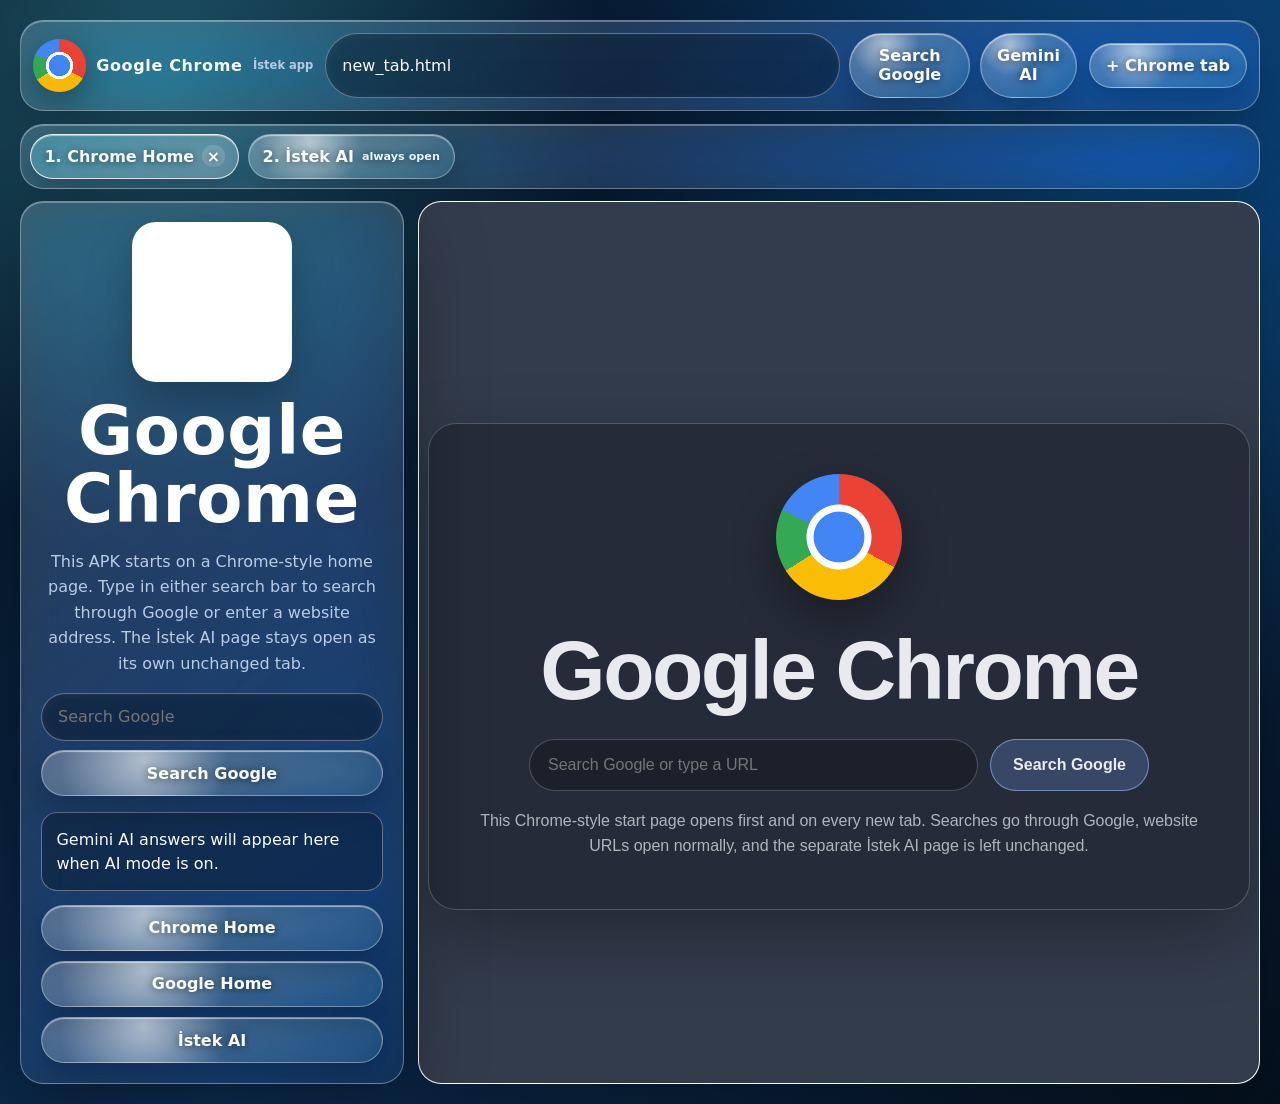
<file: index.html>
<!doctype html>
<html lang="en">
  <head>
    <meta charset="utf-8" />
    <meta name="viewport" content="width=device-width, initial-scale=1" />
    <title>Google Chrome for İstek</title>
    <meta name="description" content="A Chrome-style Android web app shell with Google Search, normal website navigation, and the existing İstek AI page kept unchanged." />
    <link rel="icon" href="assets/logo.svg" type="image/svg+xml" />
    <link rel="stylesheet" href="styles.css" />
  </head>
  <body>
    <main class="browser-shell">
      <section class="topbar" aria-label="Browser controls">
        <div class="brand"><span class="chrome-mark" aria-hidden="true"></span><strong>Google Chrome</strong><small>İstek app</small></div>
        <form id="address-form" class="address-form">
          <label class="sr-only" for="address-input">Search Google or enter website address in Chrome</label>
          <input id="address-input" type="search" placeholder="Search Google or type a URL" autocomplete="off" />
          <button id="search-button" class="glass-button" type="submit">Search Google</button>
          <button id="gemini-mode-button" class="glass-button mode-button" type="button" aria-pressed="false">Gemini AI</button>
        </form>
        <button id="new-tab-button" class="glass-button" type="button">+ Chrome tab</button>
      </section>

      <nav id="tab-strip" class="tab-strip" aria-label="Open pages"></nav>

      <section class="browser-stage">
        <aside class="start-panel">
          <span class="start-logo chrome-mark large" aria-hidden="true"></span>
          <h1>Google Chrome</h1>
          <p>This APK starts on a Chrome-style home page. Type in either search bar to search through Google or enter a website address. The İstek AI page stays open as its own unchanged tab.</p>
          <form id="hero-search-form" class="hero-search">
            <input id="hero-search-input" type="search" placeholder="Search Google" />
            <button class="glass-button" type="submit">Search Google</button>
          </form>
          <div id="gemini-answer" class="gemini-answer" aria-live="polite">Gemini AI answers will appear here when AI mode is on.</div>
          <div class="quick-actions">
            <button class="glass-button" type="button" data-quick="new_tab.html">Chrome Home</button>
            <button class="glass-button" type="button" data-quick="https://www.google.com/">Google Home</button>
            <button class="glass-button" type="button" data-quick="https://geniusvideogamer2.github.io/pados/">İstek AI</button>
          </div>
        </aside>
        <iframe id="browser-frame" title="Current web page" sandbox="allow-forms allow-modals allow-popups allow-popups-to-escape-sandbox allow-same-origin allow-scripts allow-top-navigation-by-user-activation"></iframe>
      </section>
    </main>
    <script src="app.js" defer></script>
  </body>
</html>
</file>
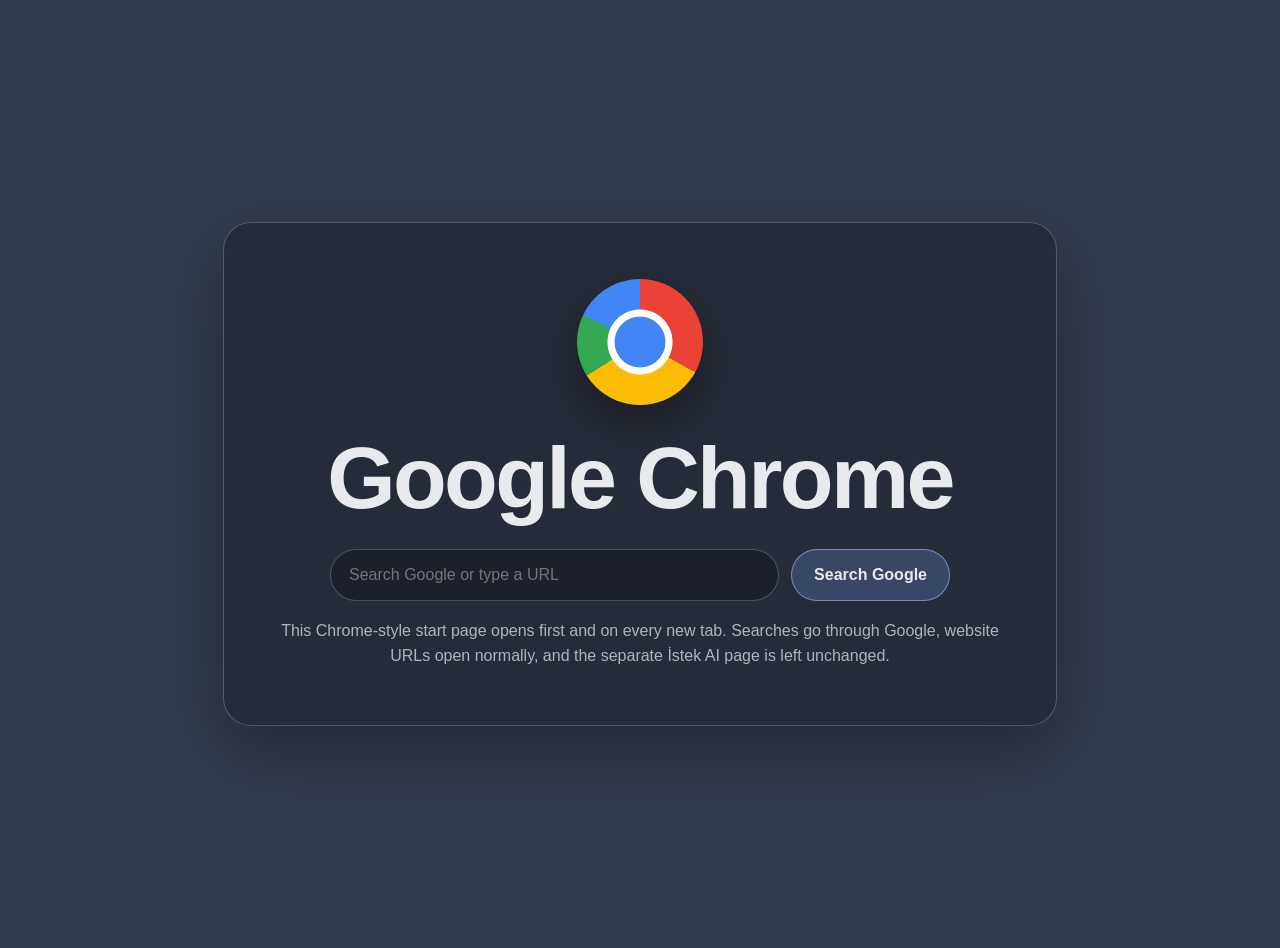
<file: new_tab.html>
<!doctype html>
<html dir="ltr" lang="tr" lazy-loaded="true">
  <head>
    <meta charset="utf-8" />
    <meta name="viewport" content="width=device-width, initial-scale=1" />
    <title>Chrome Home</title>
    <style>
      body {
        background: #333C4D;
        margin: 0;
        min-height: 100vh;
        color: rgba(232, 234, 237, 1.00);
        font-family: Arial, Helvetica, sans-serif;
      }

      #backgroundImage {
        border: none;
        height: 100%;
        pointer-events: none;
        position: fixed;
        top: 0;
        visibility: hidden;
        width: 100%;
      }

      [show-background-image] #backgroundImage {
        visibility: visible;
      }

      .ntp-shell {
        display: grid;
        min-height: 100vh;
        place-items: center;
        padding: 24px;
      }

      .ntp-card {
        width: min(720px, 100%);
        padding: clamp(24px, 6vw, 56px);
        border: 1px solid rgba(232, 234, 237, 0.24);
        border-radius: 28px;
        background: rgba(32, 38, 49, 0.72);
        box-shadow: 0 24px 70px rgba(0, 0, 0, 0.32);
        text-align: center;
      }

      .ntp-logo {
        margin: 0 0 20px;
        color: rgba(232, 234, 237, 1.00);
        font-size: clamp(44px, 10vw, 88px);
        font-weight: 700;
        letter-spacing: -0.03em;
      }

      .chrome-mark {
        display: block;
        width: clamp(86px, 18vw, 126px);
        height: clamp(86px, 18vw, 126px);
        margin: 0 auto 22px;
        border-radius: 50%;
        background: radial-gradient(circle at center, #4285f4 0 28%, #fff 29% 36%, transparent 37%), conic-gradient(#ea4335 0 33%, #fbbc05 0 66%, #34a853 0 82%, #4285f4 0 100%);
        box-shadow: 0 18px 44px rgba(0, 0, 0, 0.34);
      }

      .ntp-search {
        display: flex;
        gap: 12px;
        margin: 0 auto;
        max-width: 620px;
      }

      .ntp-search input {
        flex: 1;
        min-height: 52px;
        padding: 0 18px;
        border: 1px solid rgba(232, 234, 237, 0.24);
        border-radius: 999px;
        outline: none;
        color: rgba(232, 234, 237, 1.00);
        background: rgba(25, 30, 39, 0.78);
        font: inherit;
      }

      .ntp-search button {
        min-height: 52px;
        padding: 0 22px;
        border: 1px solid rgba(170, 199, 255, 0.55);
        border-radius: 999px;
        color: rgba(232, 234, 237, 1.00);
        background: rgba(90, 120, 180, 0.38);
        cursor: pointer;
        font: inherit;
        font-weight: 700;
      }

      .ntp-note {
        margin: 18px 0 0;
        color: rgba(232, 234, 237, 0.72);
        line-height: 1.55;
      }
    </style>
  </head>
  <body style="background-color: rgb(51, 60, 77);">
    <iframe id="backgroundImage" src=""></iframe>
    <ntp-app realbox-can-show-secondary-side="" modules-loaded-status_="0" style="--ntp-logo-color: rgba(170, 199, 255, 1.00); --color-new-tab-page-attribution-foreground: rgba(232, 234, 237, 1.00); --color-new-tab-page-most-visited-foreground: rgba(232, 234, 237, 1.00);"></ntp-app>
    <main class="ntp-shell" aria-label="Chrome home page">
      <section class="ntp-card">
        <span class="chrome-mark" aria-hidden="true"></span>
        <h1 class="ntp-logo">Google Chrome</h1>
        <form class="ntp-search" id="ntp-search-form">
          <input id="ntp-search-input" type="search" placeholder="Search Google or type a URL" autocomplete="off" />
          <button type="submit">Search Google</button>
        </form>
        <p class="ntp-note">This Chrome-style start page opens first and on every new tab. Searches go through Google, website URLs open normally, and the separate İstek AI page is left unchanged.</p>
      </section>
    </main>
    <script>
      const form = document.querySelector('#ntp-search-form');
      const input = document.querySelector('#ntp-search-input');
      form.addEventListener('submit', (event) => {
        event.preventDefault();
        const query = input.value.trim();
        if (!query) return;
        const hasScheme = /^https?:\/\//i.test(query);
        const looksLikeSite = /\.[a-z]{2,}(\/|$)/i.test(query) || /^localhost(:\d+)?/i.test(query);
        const target = hasScheme ? query : looksLikeSite ? `https://${query}` : `https://www.google.com/search?q=${encodeURIComponent(query)}`;
        window.location.href = target;
      });
    </script>
  </body>
</html>
</file>
<file: styles.css>
:root{color-scheme:dark;--bg:#061426;--glass:rgba(255,255,255,.14);--glass-strong:rgba(255,255,255,.23);--line:rgba(255,255,255,.34);--text:#f8fbff;--muted:#b9cce4;--blue:#4285f4;--cyan:#34a853;--red:#ea4335;--yellow:#fbbc05;font-family:Inter,ui-sans-serif,system-ui,-apple-system,BlinkMacSystemFont,"Segoe UI",sans-serif}*{box-sizing:border-box}body{margin:0;min-height:100vh;color:var(--text);background:radial-gradient(circle at 12% 8%,rgba(73,189,212,.42),transparent 28rem),radial-gradient(circle at 90% 16%,rgba(9,104,184,.5),transparent 34rem),linear-gradient(135deg,#03101e,#0c2d52 55%,#05111f)}button,input{font:inherit}.browser-shell{display:grid;grid-template-rows:auto auto 1fr;min-height:100vh;padding:clamp(.75rem,2vw,1.25rem);gap:.8rem}.topbar,.tab-strip,.start-panel{border:1px solid var(--line);background:linear-gradient(145deg,rgba(255,255,255,.18),rgba(255,255,255,.06));box-shadow:0 24px 80px rgba(0,0,0,.34),inset 0 1px 0 rgba(255,255,255,.3);backdrop-filter:blur(20px) saturate(170%);-webkit-backdrop-filter:blur(20px) saturate(170%);border-radius:1.45rem}.topbar{display:grid;grid-template-columns:auto minmax(12rem,1fr) auto;align-items:center;gap:.75rem;padding:.75rem}.brand{display:flex;align-items:center;gap:.65rem;font-weight:900;letter-spacing:.04em}.brand img{width:3.3rem;height:3.3rem;border-radius:.85rem;background:white;padding:.2rem}.brand small{display:block;color:var(--muted);font-size:.72rem;font-weight:800;letter-spacing:0;text-transform:none}.chrome-mark{display:inline-block;width:3.3rem;height:3.3rem;border-radius:50%;background:radial-gradient(circle at center,#4285f4 0 28%,#fff 29% 36%,transparent 37%),conic-gradient(#ea4335 0 33%,#fbbc05 0 66%,#34a853 0 82%,#4285f4 0 100%);box-shadow:0 10px 28px rgba(0,0,0,.28)}.chrome-mark.large{display:block;width:min(10rem,55vw);height:min(10rem,55vw);margin:0 auto 1rem;padding:0}.address-form,.hero-search{display:flex;gap:.6rem}.address-form input,.hero-search input{width:100%;min-height:3rem;padding:.75rem 1rem;color:var(--text);border:1px solid var(--line);border-radius:999px;outline:none;background:rgba(3,16,30,.44);box-shadow:inset 0 1px 12px rgba(255,255,255,.06)}.address-form input:focus,.hero-search input:focus{border-color:rgba(255,255,255,.75)}.glass-button{border:1px solid var(--line);border-radius:999px;color:var(--text);font-weight:850;background:radial-gradient(circle at 30% 20%,rgba(255,255,255,.55),transparent 35%),linear-gradient(145deg,rgba(255,255,255,.22),rgba(73,189,212,.14));box-shadow:inset 0 1px 1px rgba(255,255,255,.55),0 14px 32px rgba(0,0,0,.25);backdrop-filter:blur(18px) saturate(180%);-webkit-backdrop-filter:blur(18px) saturate(180%);cursor:pointer;padding:.78rem 1rem;text-shadow:0 1px 9px rgba(0,0,0,.58)}.glass-button:hover,.glass-button:focus-visible{background:radial-gradient(circle at 30% 20%,rgba(255,255,255,.7),transparent 35%),linear-gradient(145deg,rgba(255,255,255,.3),rgba(73,189,212,.22));outline:none;transform:translateY(-1px)}.tab-strip{display:flex;gap:.55rem;padding:.55rem;overflow:auto}.tab{display:flex;align-items:center;gap:.5rem;min-width:10rem;justify-content:space-between;padding:.65rem .85rem}.tab.is-active{border-color:rgba(255,255,255,.85);background:linear-gradient(145deg,rgba(73,189,212,.34),rgba(255,255,255,.2))}.tab small{color:#e8f6ff;font-size:.7rem}.tab b{display:grid;place-items:center;width:1.4rem;height:1.4rem;border-radius:50%;background:rgba(255,255,255,.16)}.browser-stage{position:relative;display:grid;grid-template-columns:minmax(18rem,24rem) 1fr;gap:.9rem;min-height:0}.start-panel{padding:1.25rem;align-content:start}.start-logo{display:block;width:min(15rem,80%);margin:0 auto 1rem;border-radius:1.5rem;background:white;padding:.7rem;box-shadow:0 18px 44px rgba(0,0,0,.28)}h1{margin:.2rem 0;font-size:clamp(2.2rem,6vw,4.2rem);line-height:1;color:white;text-align:center;letter-spacing:.01em}p{color:var(--muted);line-height:1.6;text-align:center}.hero-search{flex-direction:column;margin-top:1rem}.quick-actions{display:grid;gap:.65rem;margin-top:.85rem}iframe{width:100%;height:100%;min-height:34rem;border:1px solid var(--line);border-radius:1.45rem;background:white;box-shadow:0 24px 80px rgba(0,0,0,.34)}.sr-only{position:absolute;width:1px;height:1px;padding:0;margin:-1px;overflow:hidden;clip:rect(0,0,0,0);white-space:nowrap;border:0}@media(max-width:850px){.topbar,.browser-stage{grid-template-columns:1fr}.address-form{order:3}.brand{justify-content:center}.start-panel{display:none}iframe{min-height:70vh}}

.mode-button.is-active{border-color:rgba(255,255,255,.95);background:radial-gradient(circle at 30% 20%,rgba(255,255,255,.76),transparent 35%),linear-gradient(145deg,rgba(73,189,212,.42),rgba(9,104,184,.36))}.gemini-answer{margin-top:1rem;padding:.9rem;border:1px solid var(--line);border-radius:1rem;color:var(--text);background:rgba(3,16,30,.38);line-height:1.5;white-space:pre-wrap}
</file>
